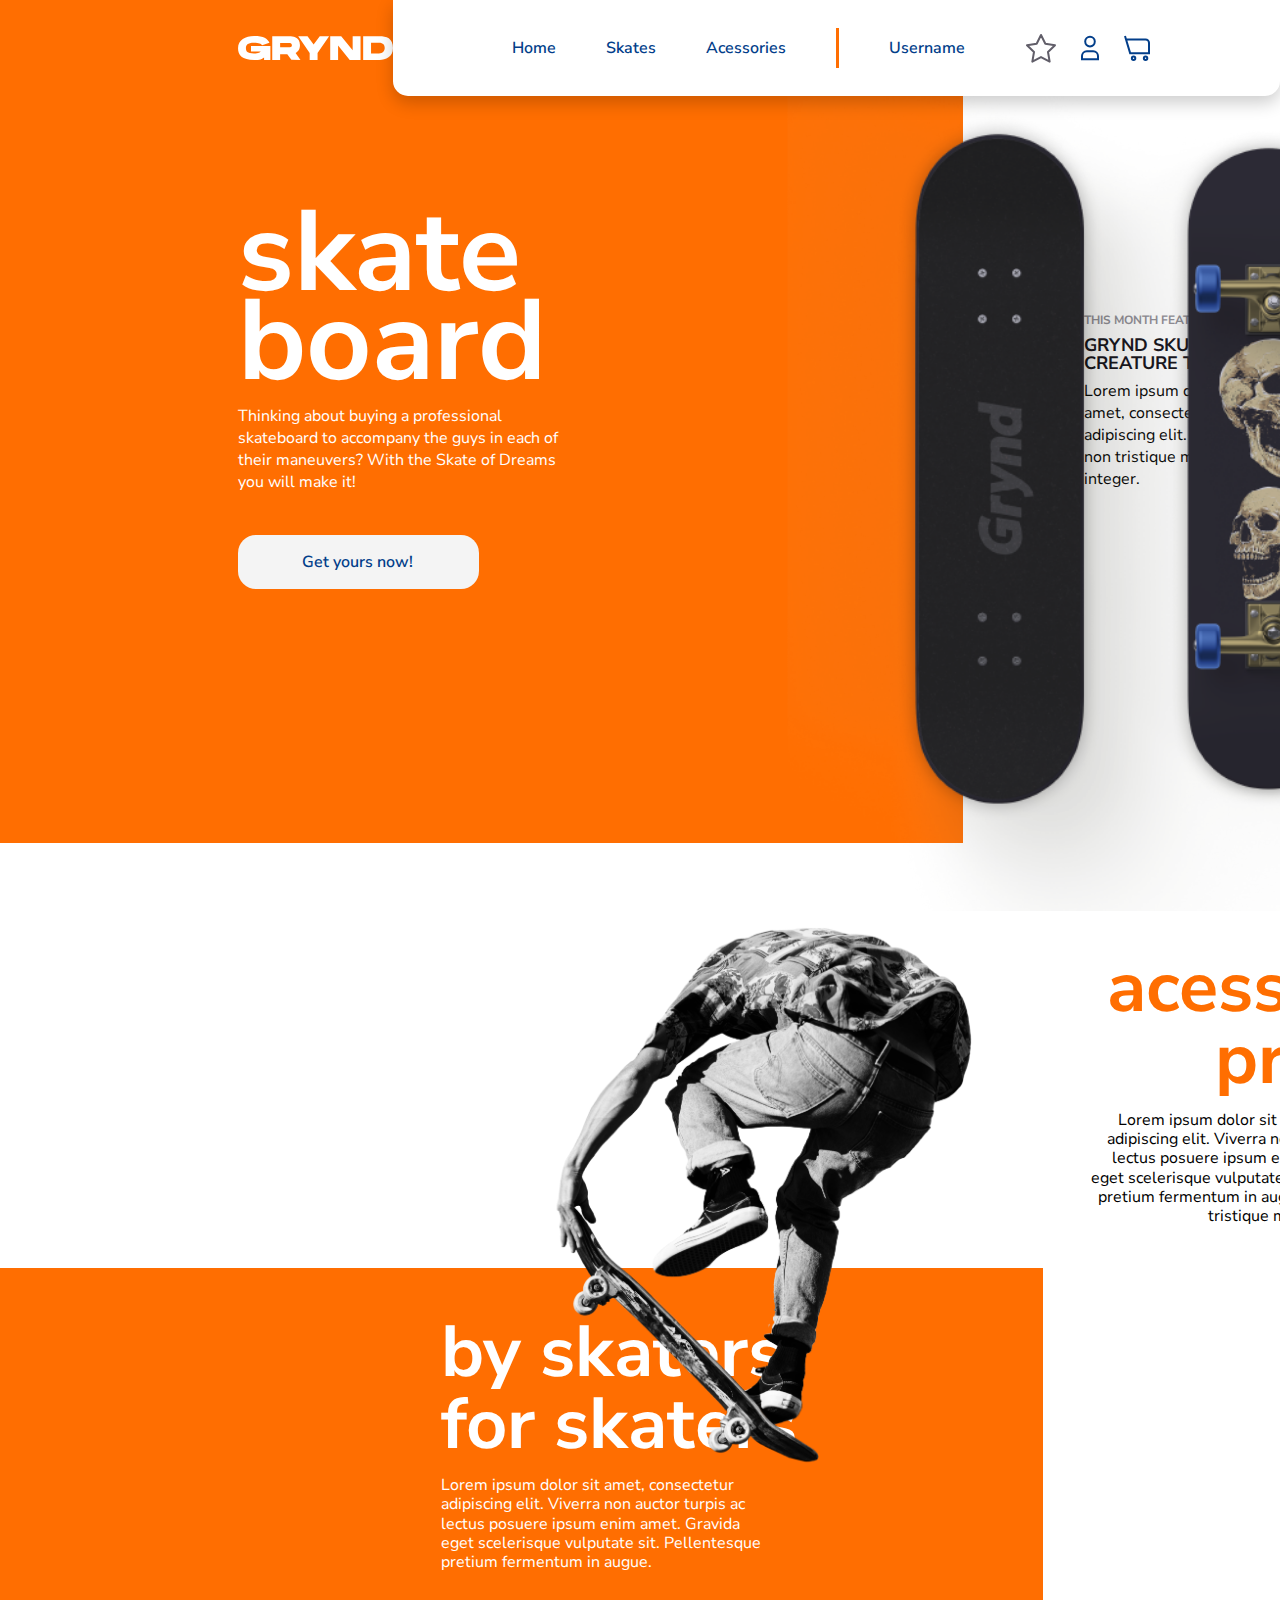
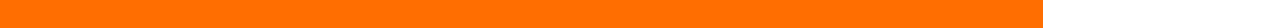
<file: index.html>
<head>
  <title>GRYND | Skateboard shop</title>
  <link rel="stylesheet" href="/style.css" />
  <link rel="preconnect" href="https://fonts.googleapis.com" />
  <link rel="preconnect" href="https://fonts.gstatic.com" crossorigin />
  <link
    href="https://fonts.googleapis.com/css2?family=Nunito+Sans:wght@400;600;700&display=swap"
    rel="stylesheet"
  />
  <link rel="stylesheet" href="/navbar.css" />
</head>

<body>
  <div class="supernavbar">
    <img class="logo" src="/images/LOGO.svg" />
    <div class="navbar">
      <div class="navbar-names">
        <a class="header-text" href="index.html">Home</a>
        <a class="header-text" href="/Produtos/Skates.html"> Skates </a>
        <a class="header-text" href="/Produtos/Acessories.html"> Acessories </a>
      </div>
      <div class="line-navbar"></div>
      <a class="header-text">Username</a>
      <div class="navbar-names">
        <object class="navbar-icons" data="/Icons/favorite.svg"></object>
        <object class="navbar-icons" data="/Icons/user.svg"></object>
        <object class="navbar-icons" data="/Icons/cart.svg"></object>
      </div>
    </div>
  </div>
  <div class="main-screen0">
    <div class="main-screen">
      <h1 id="main-title">skate<br />board</h1>
      <p class="p white">
        Thinking about buying a professional skateboard to accompany the guys in
        each of their maneuvers? With the Skate of Dreams you will make it!
      </p>
      <a href="/Produtos/Skates.html" class="white-button"> Get yours now!</a>
      <img class="skate1" src="/images/skate/feature-skull.png" />
    </div>

    <div class="p-feature">
      <h5>this month feature</h5>

      <h4>Grynd skull series creature tf58</h4>
      <p>
        Lorem ipsum dolor sit amet, consectetur adipiscing elit. Nunc sed non
        tristique mauris quam integer.
      </p>
    </div>
  </div>
  <div class="acessible-prices">
    <div class="separator-line1"></div>
    <img class="skater1" src="/images/skater1.png" />
    <div class="acessible-titles">
      <h2 class="title1 orange">Acessible prices</h2>
      <p class="p-text1">
        Lorem ipsum dolor sit amet, consectetur adipiscing elit. Viverra non
        auctor turpis ac lectus posuere ipsum enim amet. Gravida eget
        scelerisque vulputate sit. Pellentesque pretium fermentum in augue. Nunc
        sed non tristique mauris quam integ.
      </p>
    </div>
  </div>
  <div class="by-skaters">
    <h2 class="white title1">by skaters for skaters</h2>
    <p class="white p-text1">
      Lorem ipsum dolor sit amet, consectetur adipiscing elit. Viverra non
      auctor turpis ac lectus posuere ipsum enim amet. Gravida eget scelerisque
      vulputate sit. Pellentesque pretium fermentum in augue.
    </p>
  </div>
</body>
</file>
<file: style.css>
* {
  margin: 0;
  padding: 0;
  outline: 0;
  box-sizing: border-box;
}

body {
  font-family: "Nunito Sans", sans-serif;
}

h1 {
  font-size: 144px;
  text-decoration: none;
  text-transform: uppercase;
}

h2 {
  font-size: 72px;
  text-decoration: none;
  text-transform: lowercase;
  font-weight: 700;
}

h4 {
  font-size: 18px;
  text-decoration: none;
  text-transform: uppercase;
  font-weight: 700;
  color: #0f0d15;
  line-height: 100%;
}

h5 {
  font-size: 12px;
  text-decoration: none;
  text-transform: uppercase;
  font-weight: 700;
  color: #8e8c94;
}

.main-screen0 {
  display: flex;
  align-items: center;
  width: 100%;
}

.main-screen {
  display: flex;
  flex-direction: column;
  background-color: #ff6e01;
  width: 1280px;
  height: 843px;
  padding-left: 238px;
  padding-top: 37px;
}

#main-title {
  font-size: 114px;
  font-weight: 700;
  line-height: 78.5%;
  color: #ffffff;
  text-decoration: none;
  text-transform: lowercase;
  margin-bottom: 18px;
  margin-top: 172px;
}

p {
  font-size: 16px;
  font-weight: 400;
  max-width: 334px;
  margin-bottom: 42px;
}

.p-feature {
  margin-left: 121px;
  max-width: 196px;
  display: flex;
  flex-direction: column;
  gap: 8px;
}

.white {
  color: #ffffff;
  text-decoration: none;
}
.orange {
  color: #ff6e01;
  text-decoration: none;
}

.white-button {
  background-color: #f4f4f4;
  font-size: 16px;
  font-weight: 600;
  color: #023e8a;
  border: 0;
  padding: 16px 64px;
  border-radius: 18px;
  max-width: 241px;
  text-decoration: none;
}

.skate1 {
  max-width: 120%;
  display: block;
  position: absolute;
  top: 70px;
  left: 786px;
  width: 725px;
  height: 841px;
}
.separator-line1 {
  background: #ff6e01;
  width: 5px;
  height: 112px;
}

.separator-line2 {
  background: #ff6e01;
  width: 5px;
  height: 80px;
}

.acessible-prices {
  display: flex;
  align-items: center;
  width: 100%;
}
.skater1 {
  max-width: 558px;
  display: block;
  position: absolute;
  left: 492px;
  top: 924px;
}
.acessible-titles {
  display: flex;
  flex-direction: column;
  text-align: right;
  align-items: flex-end;
  padding-left: 976px;
  padding-top: 108px;
}
.title1 {
  width: 435px;
  line-height: 100%;
  letter-spacing: -0.5%;
}
.p-text1 {
  letter-spacing: 2%;
  line-height: 120%;
  margin-top: 16px;
}
.by-skaters {
  background-color: #ff6e01;
  width: 1043px;
  height: 360px;
  padding-left: 441px;
  padding-top: 48px;
}
</file>
<file: navbar.css>
.supernavbar {
  z-index: 100;
  display: flex;
  align-items: center;
  justify-content: space-between;
  width: 100%;
  position: absolute;
}
.logo {
  width: 155px;
  margin-left: 238px;
}
.navbar {
  display: flex;
  background-color: #ffffff;
  border-radius: 0px 0px 15px 15px;
  width: 1121px;
  height: 96px;
  align-items: center;
  justify-content: space-around;
  box-shadow: 0px 7px 17px 0px rgba(0, 0, 0, 0.2);
  padding-right: 106px;
  padding-left: 81px;
}
.line-navbar {
  background: #ff6e01;
  width: 3px;
  height: 40px;
}
.navbar-names {
  display: flex;
}
.navbar-icons {
  padding: 0px 11px;
}
.header-text {
  font-family: "Nunito Sans", sans-serif;
  font-size: 16px;
  font-weight: 600;
  text-decoration: none;
  text-transform: capitalize;
  color: #023e8a;
  padding: 0px 25px;
}
</file>
